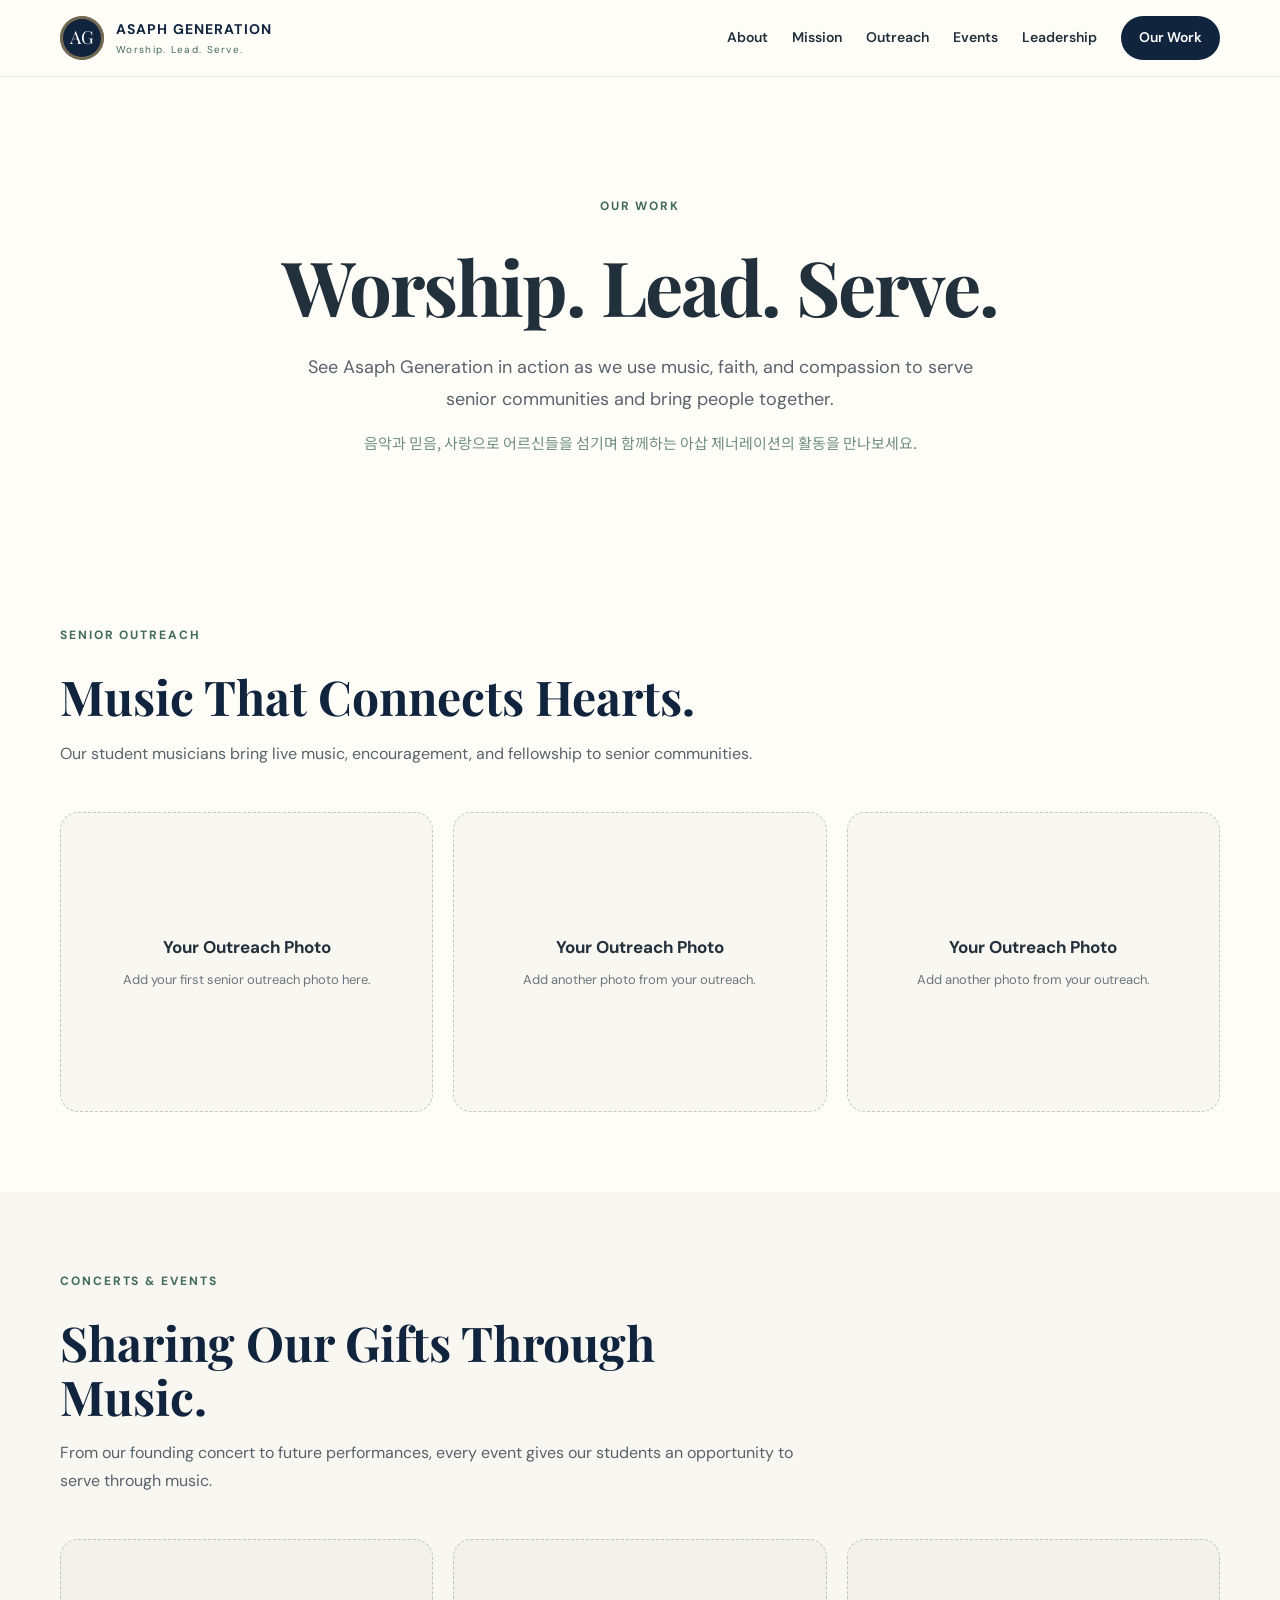
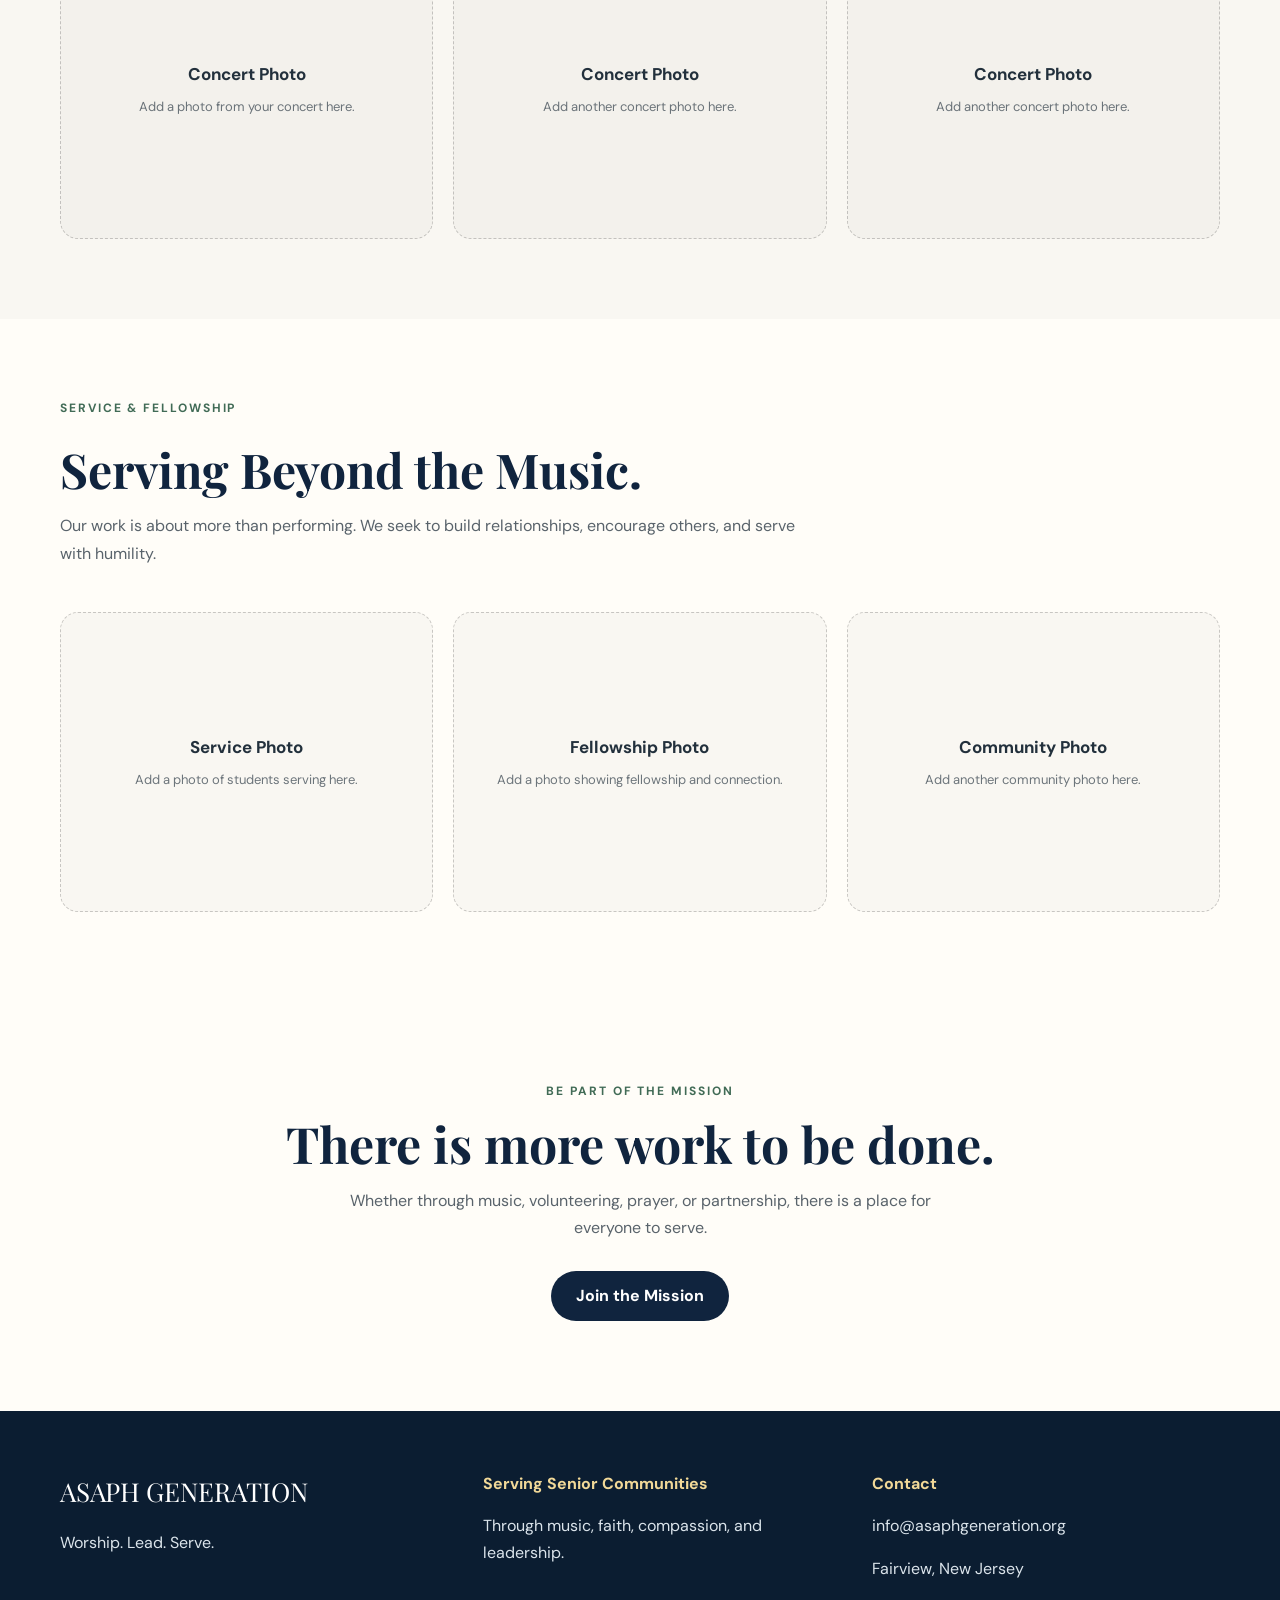
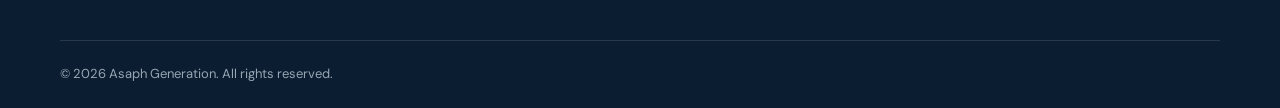
<file: our-work.html>
<head>
  <meta charset="UTF-8" />
  <meta name="viewport" content="width=device-width, initial-scale=1.0" />

  <meta
    name="description"
    content="See the work of Asaph Generation through music, service, outreach, and community."
  />

  <title>Our Work | Asaph Generation</title>

  <link rel="preconnect" href="https://fonts.googleapis.com">
  <link rel="preconnect" href="https://fonts.gstatic.com" crossorigin>

  <link
    href="https://fonts.googleapis.com/css2?family=DM+Sans:wght@400;500;600;700&family=Noto+Sans+KR:wght@400;500;600;700&family=Playfair+Display:wght@600;700&display=swap"
    rel="stylesheet"
  >

  <link rel="stylesheet" href="styles.css" />

  <style>
    /* =========================================
       OUR WORK PAGE
       ========================================= */

    .work-hero {
      padding: 120px 20px 90px;
      text-align: center;
    }

    .work-hero .container {
      max-width: 850px;
    }

    .work-hero h1 {
      font-family: "Playfair Display", serif;
      font-size: clamp(48px, 8vw, 76px);
      line-height: 1.05;
      margin: 15px 0 25px;
      letter-spacing: -2px;
    }

    .work-hero p {
      max-width: 700px;
      margin: 0 auto;
      font-size: 18px;
      line-height: 1.8;
      opacity: 0.75;
    }

    .work-hero .ko {
      margin-top: 14px;
      font-family: "Noto Sans KR", sans-serif;
      font-size: 15px;
    }

    .work-section {
      padding: 80px 20px;
    }

    .work-section.alt {
      background: rgba(0, 0, 0, 0.025);
    }

    .work-heading {
      max-width: 750px;
      margin-bottom: 45px;
    }

    .work-heading h2 {
      font-family: "Playfair Display", serif;
      font-size: clamp(32px, 5vw, 48px);
      margin: 10px 0 15px;
    }

    .work-heading p {
      font-size: 16px;
      line-height: 1.7;
      opacity: 0.75;
    }

    /* Photo grid */

    .work-gallery {
      display: grid;
      grid-template-columns: repeat(3, 1fr);
      gap: 20px;
    }

    .work-photo {
      position: relative;
      overflow: hidden;
      border-radius: 18px;
      min-height: 300px;
      background: #eeeeee;
    }

    .work-photo.large {
      grid-column: span 2;
      min-height: 420px;
    }

    .work-photo img {
      width: 100%;
      height: 100%;
      min-height: 300px;
      object-fit: cover;
      display: block;
      transition: transform 0.45s ease;
    }

    .work-photo.large img {
      min-height: 420px;
    }

    .work-photo:hover img {
      transform: scale(1.04);
    }

    .photo-caption {
      position: absolute;
      left: 0;
      right: 0;
      bottom: 0;
      padding: 45px 25px 22px;
      color: white;
      background: linear-gradient(
        to top,
        rgba(0, 0, 0, 0.72),
        transparent
      );
    }

    .photo-caption strong {
      display: block;
      font-size: 18px;
      margin-bottom: 4px;
    }

    .photo-caption span {
      font-size: 13px;
      opacity: 0.85;
    }

    /* Empty photo placeholders */

    .work-placeholder {
      min-height: 300px;
      display: flex;
      align-items: center;
      justify-content: center;
      text-align: center;
      padding: 30px;
      border: 1px dashed rgba(0, 0, 0, 0.2);
      border-radius: 18px;
      background: rgba(0, 0, 0, 0.025);
    }

    .work-placeholder strong {
      display: block;
      margin-bottom: 8px;
      font-size: 17px;
    }

    .work-placeholder p {
      margin: 0;
      font-size: 13px;
      opacity: 0.65;
    }

    /* Bottom CTA */

    .work-cta {
      padding: 90px 20px;
      text-align: center;
    }

    .work-cta h2 {
      font-family: "Playfair Display", serif;
      font-size: clamp(34px, 5vw, 50px);
      margin-bottom: 15px;
    }

    .work-cta p {
      max-width: 600px;
      margin: 0 auto 30px;
      line-height: 1.7;
      opacity: 0.75;
    }

    /* Mobile */

    @media (max-width: 800px) {
      .work-hero {
        padding: 90px 20px 65px;
      }

      .work-gallery {
        grid-template-columns: 1fr;
      }

      .work-photo.large {
        grid-column: span 1;
        min-height: 350px;
      }

      .work-photo.large img {
        min-height: 350px;
      }

      .work-photo {
        min-height: 280px;
      }

      .work-photo img {
        min-height: 280px;
      }
    }
  </style>
</head>

<body>

  <!-- HEADER -->

  <header class="site-header">
    <div class="container nav-wrap">

      <a class="brand" href="index.html" aria-label="Asaph Generation home">
        <span class="brand-mark">AG</span>

        <span>
          <strong>ASAPH GENERATION</strong>
          <small>Worship. Lead. Serve.</small>
        </span>
      </a>

      <button
        class="menu-toggle"
        aria-label="Open menu"
        aria-expanded="false"
      >
        ☰
      </button>

      <nav class="nav" aria-label="Main navigation">
        <a href="index.html#about">About</a>
        <a href="index.html#mission">Mission</a>
        <a href="index.html#outreach">Outreach</a>
        <a href="index.html#events">Events</a>
        <a href="index.html#leadership">Leadership</a>
        <a href="our-work.html" class="nav-cta">Our Work</a>
      </nav>

    </div>
  </header>


  <main>

    <!-- HERO -->

    <section class="work-hero">
      <div class="container">

        <span class="section-kicker">OUR WORK</span>

        <h1>Worship. Lead. Serve.</h1>

        <p>
          See Asaph Generation in action as we use music, faith, and
          compassion to serve senior communities and bring people together.
        </p>

        <p class="ko">
          음악과 믿음, 사랑으로 어르신들을 섬기며 함께하는
          아삽 제너레이션의 활동을 만나보세요.
        </p>

      </div>
    </section>


    <!-- SENIOR OUTREACH -->

    <section class="work-section">

      <div class="container">

        <div class="work-heading">
          <span class="section-kicker">SENIOR OUTREACH</span>

          <h2>Music That Connects Hearts.</h2>

          <p>
            Our student musicians bring live music, encouragement, and
            fellowship to senior communities.
          </p>
        </div>


        <div class="work-gallery">

          <!-- Replace these placeholder paths with your real photos -->

          <div class="work-placeholder">
            <div>
              <strong>Your Outreach Photo</strong>
              <p>Add your first senior outreach photo here.</p>
            </div>
          </div>

          <div class="work-placeholder">
            <div>
              <strong>Your Outreach Photo</strong>
              <p>Add another photo from your outreach.</p>
            </div>
          </div>

          <div class="work-placeholder">
            <div>
              <strong>Your Outreach Photo</strong>
              <p>Add another photo from your outreach.</p>
            </div>
          </div>

        </div>

      </div>

    </section>


    <!-- CONCERTS -->

    <section class="work-section alt">

      <div class="container">

        <div class="work-heading">
          <span class="section-kicker">CONCERTS & EVENTS</span>

          <h2>Sharing Our Gifts Through Music.</h2>

          <p>
            From our founding concert to future performances, every event
            gives our students an opportunity to serve through music.
          </p>
        </div>


        <div class="work-gallery">

          <div class="work-placeholder">
            <div>
              <strong>Concert Photo</strong>
              <p>Add a photo from your concert here.</p>
            </div>
          </div>

          <div class="work-placeholder">
            <div>
              <strong>Concert Photo</strong>
              <p>Add another concert photo here.</p>
            </div>
          </div>

          <div class="work-placeholder">
            <div>
              <strong>Concert Photo</strong>
              <p>Add another concert photo here.</p>
            </div>
          </div>

        </div>

      </div>

    </section>


    <!-- SERVICE -->

    <section class="work-section">

      <div class="container">

        <div class="work-heading">
          <span class="section-kicker">SERVICE & FELLOWSHIP</span>

          <h2>Serving Beyond the Music.</h2>

          <p>
            Our work is about more than performing. We seek to build
            relationships, encourage others, and serve with humility.
          </p>
        </div>


        <div class="work-gallery">

          <div class="work-placeholder">
            <div>
              <strong>Service Photo</strong>
              <p>Add a photo of students serving here.</p>
            </div>
          </div>

          <div class="work-placeholder">
            <div>
              <strong>Fellowship Photo</strong>
              <p>Add a photo showing fellowship and connection.</p>
            </div>
          </div>

          <div class="work-placeholder">
            <div>
              <strong>Community Photo</strong>
              <p>Add another community photo here.</p>
            </div>
          </div>

        </div>

      </div>

    </section>


    <!-- CTA -->

    <section class="work-cta">

      <div class="container">

        <span class="section-kicker">BE PART OF THE MISSION</span>

        <h2>There is more work to be done.</h2>

        <p>
          Whether through music, volunteering, prayer, or partnership,
          there is a place for everyone to serve.
        </p>

        <a class="btn primary" href="index.html#volunteer">
          Join the Mission
        </a>

      </div>

    </section>

  </main>


  <!-- FOOTER -->

  <footer class="site-footer">

    <div class="container footer-grid">

      <div>
        <div class="footer-brand">ASAPH GENERATION</div>
        <p>Worship. Lead. Serve.</p>
      </div>

      <div>
        <strong>Serving Senior Communities</strong>
        <p>Through music, faith, compassion, and leadership.</p>
      </div>

      <div>
        <strong>Contact</strong>
        <p>
          <a href="mailto:info@asaphgeneration.org">
            info@asaphgeneration.org
          </a>
        </p>
        <p>Fairview, New Jersey</p>
      </div>

    </div>

    <div class="container copyright">
      © 2026 Asaph Generation. All rights reserved.
    </div>

  </footer>


  <script src="script.js"></script>

</body>
</html>
</file>
<file: styles.css>
:root {
  --navy: #10243e;
  --green: #416b56;
  --deep-green: #274b3b;
  --gold: #c7a562;
  --cream: #f7f1e6;
  --paper: #fffdf8;
  --ink: #22303c;
  --muted: #66717b;
  --line: #dfe5df;
  --white: #ffffff;
  --shadow: 0 22px 60px rgba(16,36,62,.12);
}
* { box-sizing: border-box; }
html { scroll-behavior: smooth; }
body {
  margin: 0;
  font-family: "DM Sans", "Noto Sans KR", sans-serif;
  color: var(--ink);
  background: var(--paper);
  line-height: 1.65;
}
img { max-width: 100%; display: block; }
a { color: inherit; text-decoration: none; }
.container { width: min(1160px, calc(100% - 40px)); margin: 0 auto; }
.site-header {
  position: sticky; top: 0; z-index: 1000;
  background: rgba(255,253,248,.95);
  backdrop-filter: blur(14px);
  border-bottom: 1px solid rgba(16,36,62,.08);
}
.nav-wrap { min-height: 76px; display: flex; align-items: center; justify-content: space-between; gap: 24px; }
.brand { display: flex; align-items: center; gap: 12px; }
.brand-mark {
  width: 44px; height: 44px; display: grid; place-items: center;
  border-radius: 50%; background: var(--navy); color: white;
  font-family: "Playfair Display", serif; font-size: 18px;
  box-shadow: inset 0 0 0 3px rgba(199,165,98,.55);
}
.brand strong { display: block; letter-spacing: .08em; font-size: 14px; color: var(--navy); }
.brand small { display: block; color: var(--green); letter-spacing: .13em; font-size: 10px; margin-top: 1px; }
.nav { display: flex; align-items: center; gap: 24px; font-size: 14px; font-weight: 600; }
.nav a:hover { color: var(--green); }
.nav-cta { padding: 10px 18px; border-radius: 999px; background: var(--navy); color: white !important; }
.menu-toggle { display:none; border:0; background:transparent; font-size:26px; color:var(--navy); }
.hero {
  position: relative; overflow: hidden;
  background:
    radial-gradient(circle at 18% 20%, rgba(199,165,98,.22), transparent 26%),
    radial-gradient(circle at 90% 10%, rgba(65,107,86,.22), transparent 30%),
    linear-gradient(135deg, #f8f2e8 0%, #edf4ef 55%, #eef2f7 100%);
}
.hero::after {
  content:""; position:absolute; inset:auto -5% -30% auto; width:520px; height:520px;
  border-radius:50%; border:80px solid rgba(65,107,86,.07);
}
.hero-grid { min-height: 720px; display: grid; grid-template-columns: 1.5fr .8fr; gap: 80px; align-items: center; position: relative; z-index: 1; }
.eyebrow, .section-kicker { display:inline-block; color:var(--green); font-weight:700; letter-spacing:.16em; font-size:12px; margin-bottom:14px; }
.hero h1, h2 {
  font-family:"Playfair Display", serif;
  color:var(--navy); line-height:1.12; margin:0;
}
.hero h1 { font-size: clamp(46px, 6vw, 78px); max-width: 840px; }
.hero-text { max-width:680px; font-size:18px; color:#43515e; }
.ko { font-family:"Noto Sans KR", sans-serif; color:var(--green); }
.hero .ko { font-size:18px; margin:18px 0; }
.hero-actions { display:flex; flex-wrap:wrap; gap:14px; margin-top:30px; }
.btn {
  display:inline-flex; justify-content:center; align-items:center;
  min-height:50px; padding:0 24px; border-radius:999px; font-weight:700;
  transition:.2s ease; border:1px solid transparent;
}
.btn:hover { transform:translateY(-2px); box-shadow:0 12px 24px rgba(16,36,62,.12); }
.btn.primary { background:var(--navy); color:white; }
.btn.secondary { border-color:rgba(16,36,62,.25); color:var(--navy); background:rgba(255,255,255,.45); }
.btn.full { width:100%; }
.hero-card {
  background:rgba(255,255,255,.76); border:1px solid rgba(255,255,255,.9);
  border-radius:28px; padding:38px; box-shadow:var(--shadow);
}
.hero-card blockquote { font-family:"Playfair Display",serif; font-size:25px; line-height:1.45; color:var(--navy); margin:12px 0; }
.hero-card cite { color:var(--gold); font-style:normal; font-weight:700; }
.verse-label { font-size:11px; letter-spacing:.18em; color:var(--green); font-weight:700; }
.hero-card-ko { margin-top:22px; padding-top:20px; border-top:1px solid var(--line); color:var(--green); font-family:"Noto Sans KR",sans-serif; }
.impact-strip { background:var(--navy); color:white; }
.impact-grid { display:grid; grid-template-columns:repeat(4,1fr); }
.impact-grid div { padding:28px 24px; text-align:center; border-right:1px solid rgba(255,255,255,.13); }
.impact-grid div:last-child { border-right:0; }
.impact-grid strong { display:block; font-family:"Playfair Display",serif; font-size:34px; color:#f2d998; }
.impact-grid span { font-size:13px; letter-spacing:.06em; }
.section { padding:110px 0; }
.section.alt { background:#f3f6f2; }
.two-col { display:grid; grid-template-columns:1.15fr .85fr; gap:72px; align-items:start; }
.section h2 { font-size:clamp(38px,4vw,58px); margin-bottom:26px; }
.section p { font-size:17px; }
.name-story {
  background:var(--cream); border-left:5px solid var(--gold);
  padding:34px; border-radius:0 20px 20px 0;
}
.name-story h3 { color:var(--navy); font-family:"Playfair Display",serif; font-size:28px; margin-top:0; }
.reference { font-size:13px !important; color:var(--green); font-weight:700; }
.section-heading { max-width:780px; margin-bottom:48px; }
.cards { display:grid; gap:24px; }
.cards.three { grid-template-columns:repeat(3,1fr); }
.card {
  background:white; border-radius:22px; padding:34px;
  box-shadow:0 14px 42px rgba(16,36,62,.07);
  border:1px solid rgba(16,36,62,.06);
}
.icon { width:52px; height:52px; border-radius:50%; display:grid; place-items:center; background:var(--cream); color:var(--green); font-size:24px; }
.card h3 { color:var(--navy); font-family:"Playfair Display",serif; font-size:29px; margin:18px 0 10px; }
.card .ko { font-size:14px; }
.outreach-grid { align-items:center; }
.outreach-visual {
  min-height:480px; border-radius:32px; padding:46px;
  background:
    linear-gradient(140deg, rgba(16,36,62,.94), rgba(39,75,59,.88)),
    radial-gradient(circle at 20% 20%, rgba(199,165,98,.4), transparent 40%);
  color:white; position:relative; overflow:hidden; box-shadow:var(--shadow);
}
.outreach-visual::after {
  content:""; position:absolute; width:280px; height:280px; border:60px solid rgba(255,255,255,.06);
  border-radius:50%; right:-90px; bottom:-90px;
}
.music-lines { font-size:130px; opacity:.14; position:absolute; right:28px; top:18px; }
.visual-copy { position:absolute; left:46px; right:46px; bottom:52px; }
.visual-copy span { display:block; letter-spacing:.12em; color:#f2d998; font-size:13px; }
.visual-copy strong { display:block; font-family:"Playfair Display",serif; font-size:44px; line-height:1.1; margin:12px 0; }
.visual-copy small { font-family:"Noto Sans KR",sans-serif; font-size:17px; }
.check-list { padding:0; margin:28px 0 0; list-style:none; }
.check-list li { margin:12px 0; padding-left:28px; position:relative; }
.check-list li::before { content:"✓"; position:absolute; left:0; color:var(--gold); font-weight:800; }
.event-card {
  display:grid; grid-template-columns:.85fr 1.15fr; overflow:hidden;
  border-radius:28px; background:white; box-shadow:var(--shadow);
}
.event-image { background:#dfe8e1; min-height:520px; }
.event-image img { width:100%; height:100%; object-fit:cover; }
.event-image.placeholder::after { content:"Event artwork"; display:grid; place-items:center; height:100%; color:var(--green); }
.event-content { padding:54px; }
.event-tag { color:var(--green); font-weight:700; font-size:12px; letter-spacing:.15em; }
.event-content h3 { font-family:"Playfair Display",serif; font-size:38px; color:var(--navy); margin:18px 0 12px; line-height:1.2; }
.event-content dl { margin:30px 0 0; }
.event-content dl div { display:grid; grid-template-columns:100px 1fr; padding:14px 0; border-bottom:1px solid var(--line); }
.event-content dt { font-weight:700; color:var(--green); }
.event-content dd { margin:0; }
.leadership-grid { display:grid; grid-template-columns:1.2fr 1fr 1fr; gap:24px; }
.profile { padding:28px; border:1px solid var(--line); border-radius:22px; background:white; }
.profile.featured { background:var(--navy); color:white; border-color:var(--navy); }
.profile.featured h3 { color:white; }
.avatar {
  width:58px; height:58px; border-radius:50%; display:grid; place-items:center;
  background:#f2d998; color:var(--navy); font-family:"Playfair Display",serif; font-weight:700; margin-bottom:20px;
}
.avatar.muted { background:var(--cream); color:var(--green); }
.profile span { color:var(--gold); font-size:12px; letter-spacing:.08em; font-weight:700; }
.profile h3 { color:var(--navy); font-family:"Playfair Display",serif; font-size:28px; margin:8px 0 10px; }
.profile p { font-size:15px; }
.volunteer-section { background:linear-gradient(135deg,var(--navy),var(--deep-green)); color:white; }
.volunteer-section h2 { color:white; }
.section-kicker.light { color:#f2d998; }
.volunteer-grid { display:grid; grid-template-columns:1.2fr .8fr; gap:70px; align-items:center; }
.contact-card { background:white; color:var(--ink); border-radius:24px; padding:34px; }
.contact-card h3 { color:var(--navy); font-family:"Playfair Display",serif; font-size:28px; margin-top:0; }
.contact-card small { display:block; text-align:center; color:var(--muted); margin-top:12px; }
.faith-section { background:var(--cream); }
.site-footer { background:#0b1d31; color:#dbe4eb; padding:60px 0 24px; }
.footer-grid { display:grid; grid-template-columns:1.1fr 1fr 1fr; gap:40px; }
.footer-brand { font-family:"Playfair Display",serif; font-size:26px; color:white; }
.site-footer strong { color:#f2d998; }
.site-footer a:hover { color:white; }
.copyright { margin-top:42px; padding-top:22px; border-top:1px solid rgba(255,255,255,.12); font-size:13px; color:#96a6b3; }

@media (max-width: 900px) {
  .menu-toggle { display:block; }
  .nav {
    display:none; position:absolute; top:76px; left:0; right:0; background:var(--paper);
    padding:20px; flex-direction:column; border-bottom:1px solid var(--line);
  }
  .nav.open { display:flex; }
  .hero-grid, .two-col, .volunteer-grid { grid-template-columns:1fr; gap:42px; }
  .hero-grid { min-height:auto; padding:100px 0 80px; }
  .cards.three, .leadership-grid { grid-template-columns:1fr; }
  .event-card { grid-template-columns:1fr; }
  .event-image { min-height:420px; }
  .impact-grid { grid-template-columns:repeat(2,1fr); }
  .footer-grid { grid-template-columns:1fr; }
}
@media (max-width: 600px) {
  .container { width:min(100% - 26px,1160px); }
  .brand small { display:none; }
  .hero h1 { font-size:44px; }
  .hero-card { padding:28px; }
  .section { padding:78px 0; }
  .section h2 { font-size:39px; }
  .event-content { padding:30px; }
  .event-content h3 { font-size:31px; }
  .event-content dl div { grid-template-columns:82px 1fr; }
  .impact-grid strong { font-size:28px; }
}
</file>
